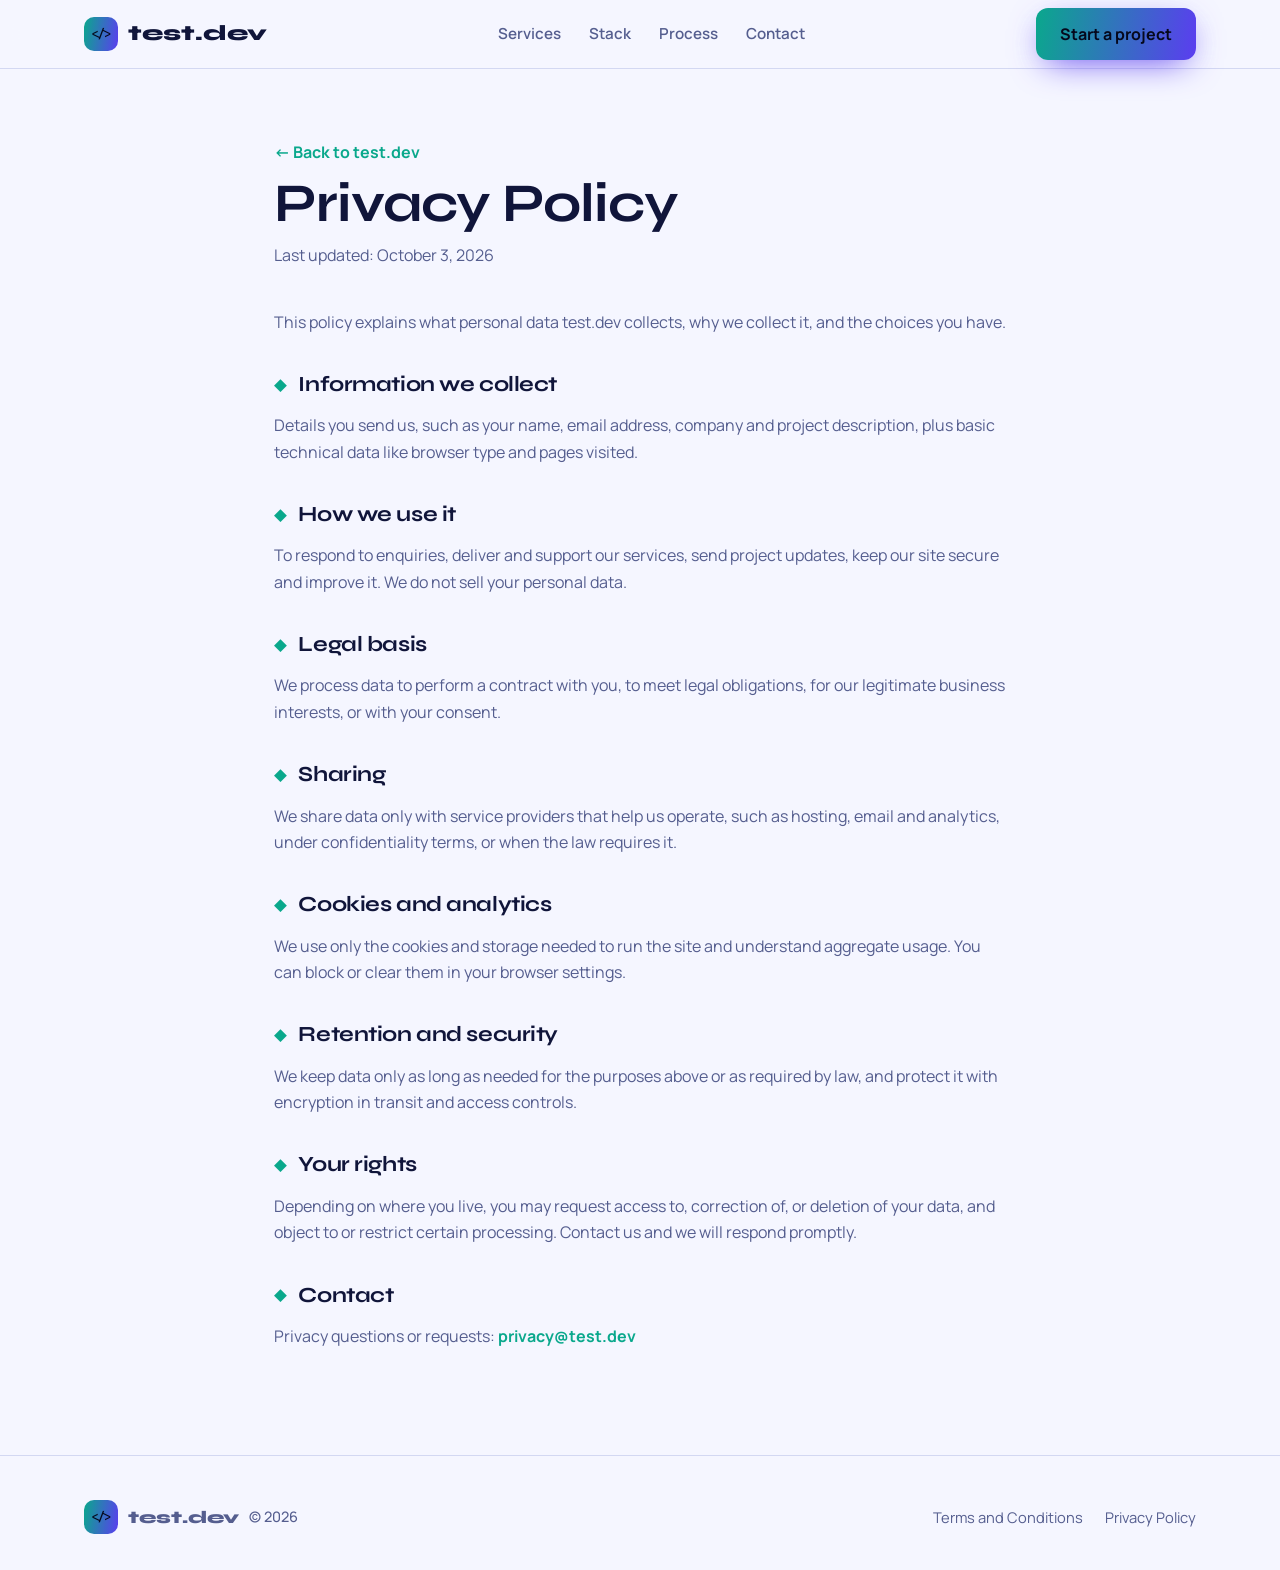
<file: privacy_policy.html>
<!DOCTYPE html>
<html lang="en">
<head>
 <meta charset="utf-8">
 <meta name="viewport" content="width=device-width, initial-scale=1, viewport-fit=cover">
 <title>Privacy Policy | test.dev</title>
 <link rel="preconnect" href="https://fonts.googleapis.com">
 <link rel="preconnect" href="https://fonts.gstatic.com" crossorigin>
 <link href="https://fonts.googleapis.com/css2?family=Syne:wght@600;700;800&family=Manrope:wght@400;500;600;700&family=JetBrains+Mono:wght@400;500&display=swap" rel="stylesheet">
 <link rel="stylesheet" href="assets/css/legal-pages.css">
</head>
<body>
<header><div class="wrap nav">
 <a class="logo" href="index.html"><span class="logo-mark">&lt;/&gt;</span>test.dev</a>
 <nav><ul><li><a href="index.html#services">Services</a></li><li><a href="index.html#stack">Stack</a></li><li><a href="index.html#process">Process</a></li><li><a href="index.html#contact">Contact</a></li></ul></nav>
 <a class="btn pri" href="index.html#contact">Start a project</a>
</div></header>

<main>
 <section class="legal"><div class="wrap">
  <a class="back" href="index.html">&larr; Back to test.dev</a>
  <h1>Privacy Policy</h1><div class="upd">Last updated: October 3, 2026</div>
  <p>This policy explains what personal data test.dev collects, why we collect it, and the choices you have.</p>
  <h2><i aria-hidden="true">&#9670;</i>Information we collect</h2><p>Details you send us, such as your name, email address, company and project description, plus basic technical data like browser type and pages visited.</p>
  <h2><i aria-hidden="true">&#9670;</i>How we use it</h2><p>To respond to enquiries, deliver and support our services, send project updates, keep our site secure and improve it. We do not sell your personal data.</p>
  <h2><i aria-hidden="true">&#9670;</i>Legal basis</h2><p>We process data to perform a contract with you, to meet legal obligations, for our legitimate business interests, or with your consent.</p>
  <h2><i aria-hidden="true">&#9670;</i>Sharing</h2><p>We share data only with service providers that help us operate, such as hosting, email and analytics, under confidentiality terms, or when the law requires it.</p>
  <h2><i aria-hidden="true">&#9670;</i>Cookies and analytics</h2><p>We use only the cookies and storage needed to run the site and understand aggregate usage. You can block or clear them in your browser settings.</p>
  <h2><i aria-hidden="true">&#9670;</i>Retention and security</h2><p>We keep data only as long as needed for the purposes above or as required by law, and protect it with encryption in transit and access controls.</p>
  <h2><i aria-hidden="true">&#9670;</i>Your rights</h2><p>Depending on where you live, you may request access to, correction of, or deletion of your data, and object to or restrict certain processing. Contact us and we will respond promptly.</p>
  <h2><i aria-hidden="true">&#9670;</i>Contact</h2><p>Privacy questions or requests: <a class="back" href="mailto:privacy@test.dev">privacy@test.dev</a></p>
 </div></section>
</main>

<footer><div class="wrap ft">
 <div class="logo footer-logo"><span class="logo-mark">&lt;/&gt;</span>test.dev <span class="copyright">&copy; 2026</span></div>
 <ul><li><a href="terms_condition.html">Terms and Conditions</a></li><li><a href="privacy_policy.html">Privacy Policy</a></li></ul>
</div></footer>
</body>
</html>
</file>
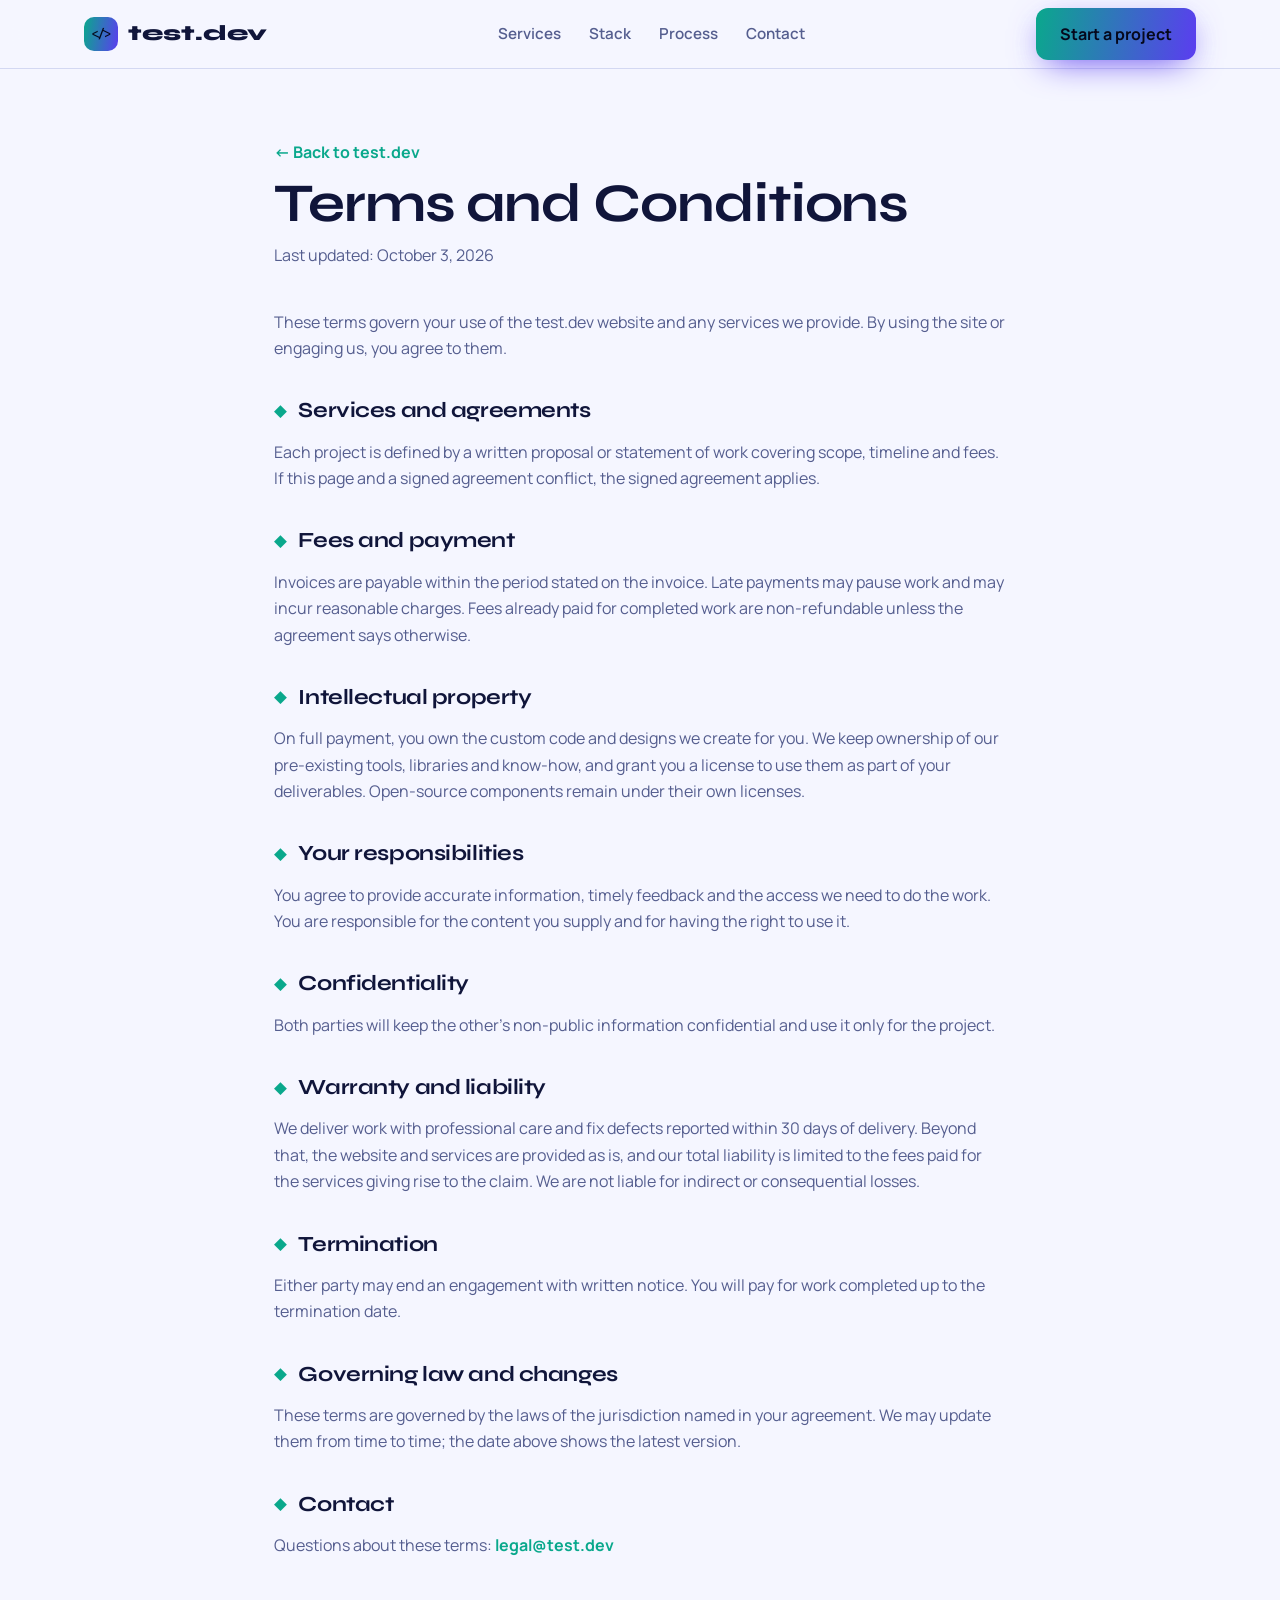
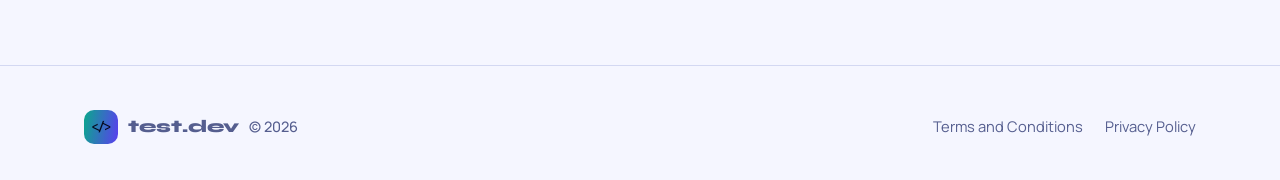
<file: terms_condition.html>
<!DOCTYPE html>
<html lang="en">
<head>
 <meta charset="utf-8">
 <meta name="viewport" content="width=device-width, initial-scale=1, viewport-fit=cover">
 <title>Terms and Conditions | test.dev</title>
 <link rel="preconnect" href="https://fonts.googleapis.com">
 <link rel="preconnect" href="https://fonts.gstatic.com" crossorigin>
 <link href="https://fonts.googleapis.com/css2?family=Syne:wght@600;700;800&family=Manrope:wght@400;500;600;700&family=JetBrains+Mono:wght@400;500&display=swap" rel="stylesheet">
 <link rel="stylesheet" href="assets/css/legal-pages.css">
</head>
<body>
<header><div class="wrap nav">
 <a class="logo" href="index.html"><span class="logo-mark">&lt;/&gt;</span>test.dev</a>
 <nav><ul><li><a href="index.html#services">Services</a></li><li><a href="index.html#stack">Stack</a></li><li><a href="index.html#process">Process</a></li><li><a href="index.html#contact">Contact</a></li></ul></nav>
 <a class="btn pri" href="index.html#contact">Start a project</a>
</div></header>

<main>
 <section class="legal"><div class="wrap">
  <a class="back" href="index.html">&larr; Back to test.dev</a>
  <h1>Terms and Conditions</h1><div class="upd">Last updated: October 3, 2026</div>
  <p>These terms govern your use of the test.dev website and any services we provide. By using the site or engaging us, you agree to them.</p>
  <h2><i aria-hidden="true">&#9670;</i>Services and agreements</h2><p>Each project is defined by a written proposal or statement of work covering scope, timeline and fees. If this page and a signed agreement conflict, the signed agreement applies.</p>
  <h2><i aria-hidden="true">&#9670;</i>Fees and payment</h2><p>Invoices are payable within the period stated on the invoice. Late payments may pause work and may incur reasonable charges. Fees already paid for completed work are non-refundable unless the agreement says otherwise.</p>
  <h2><i aria-hidden="true">&#9670;</i>Intellectual property</h2><p>On full payment, you own the custom code and designs we create for you. We keep ownership of our pre-existing tools, libraries and know-how, and grant you a license to use them as part of your deliverables. Open-source components remain under their own licenses.</p>
  <h2><i aria-hidden="true">&#9670;</i>Your responsibilities</h2><p>You agree to provide accurate information, timely feedback and the access we need to do the work. You are responsible for the content you supply and for having the right to use it.</p>
  <h2><i aria-hidden="true">&#9670;</i>Confidentiality</h2><p>Both parties will keep the other's non-public information confidential and use it only for the project.</p>
  <h2><i aria-hidden="true">&#9670;</i>Warranty and liability</h2><p>We deliver work with professional care and fix defects reported within 30 days of delivery. Beyond that, the website and services are provided as is, and our total liability is limited to the fees paid for the services giving rise to the claim. We are not liable for indirect or consequential losses.</p>
  <h2><i aria-hidden="true">&#9670;</i>Termination</h2><p>Either party may end an engagement with written notice. You will pay for work completed up to the termination date.</p>
  <h2><i aria-hidden="true">&#9670;</i>Governing law and changes</h2><p>These terms are governed by the laws of the jurisdiction named in your agreement. We may update them from time to time; the date above shows the latest version.</p>
  <h2><i aria-hidden="true">&#9670;</i>Contact</h2><p>Questions about these terms: <a class="back" href="mailto:legal@test.dev">legal@test.dev</a></p>
 </div></section>
</main>

<footer><div class="wrap ft">
 <div class="logo footer-logo"><span class="logo-mark">&lt;/&gt;</span>test.dev <span class="copyright">&copy; 2026</span></div>
 <ul><li><a href="terms_condition.html">Terms and Conditions</a></li><li><a href="privacy_policy.html">Privacy Policy</a></li></ul>
</div></footer>
</body>
</html>
</file>
<file: assets/css/legal-pages.css>
:root{--bg:#070b1f;--bg2:#0d1330;--surf:#111937;--line:#222c57;--tx:#eef1ff;--mut:#9aa4cf;--a:#3df5d0;--b:#7b5cff;--grad:linear-gradient(100deg,var(--a),var(--b));--hd:'Syne',system-ui,sans-serif;--bd:'Manrope',system-ui,sans-serif;--mono:'JetBrains Mono',ui-monospace,monospace;box-sizing:border-box;padding-top:env(safe-area-inset-top,0px);padding-bottom:env(safe-area-inset-bottom,0px)}
@media (prefers-color-scheme:light){:root:not([data-theme="dark"]){--bg:#f5f6ff;--bg2:#e9ebfb;--surf:#fff;--line:#d3d8f2;--tx:#10153a;--mut:#555e8f;--a:#0aa88c;--b:#5b3df0}}
html{scroll-behavior:smooth;scroll-padding-top:80px}
*,*::before,*::after{box-sizing:border-box}
body{margin:0;background:var(--bg);color:var(--tx);font-family:var(--bd);line-height:1.65;-webkit-font-smoothing:antialiased}
a{color:inherit;text-decoration:none}
:focus-visible{outline:2px solid var(--a);outline-offset:3px;border-radius:6px}
h1,h2,h3{font-family:var(--hd);line-height:1.08;margin:0;letter-spacing:-.02em}
.wrap{max-width:1160px;margin:0 auto;padding:0 24px}
.grad{background:var(--grad);-webkit-background-clip:text;background-clip:text;color:transparent}
header{position:sticky;top:0;z-index:20;backdrop-filter:blur(14px);background:color-mix(in srgb,var(--bg) 78%,transparent);border-bottom:1px solid var(--line)}
.nav{display:flex;align-items:center;justify-content:space-between;height:68px}
.logo{font-family:var(--hd);font-weight:800;font-size:1.35rem;display:flex;align-items:center;gap:10px}
.logo-mark{width:34px;height:34px;display:grid;place-items:center;border-radius:10px;background:var(--grad);color:#05081c;font-family:var(--mono);font-size:.76rem;font-weight:500}
nav ul{display:flex;gap:28px;list-style:none;margin:0;padding:0;font-weight:600;font-size:.95rem;color:var(--mut)}
nav a:hover,footer a:hover{color:var(--tx)}
.btn{display:inline-flex;align-items:center;gap:10px;padding:13px 24px;border-radius:12px;font-weight:700;font-family:var(--bd);border:1px solid var(--line);background:transparent;color:var(--tx);cursor:pointer;font-size:1rem;transition:transform .2s,box-shadow .2s}
.btn:hover{transform:translateY(-2px)}
.btn.pri{background:var(--grad);color:#05081c;border:0;box-shadow:0 10px 34px -10px var(--b)}
.legal{padding:70px 0 90px}
.legal .wrap{max-width:780px}
.legal h1{font-size:clamp(2.2rem,5vw,3.4rem);margin:10px 0 8px}
.legal .upd{color:var(--mut);margin-bottom:40px}
.legal h2{font-size:1.35rem;margin:38px 0 10px;display:flex;gap:12px;align-items:center}
.legal h2 i{color:var(--a);font-size:1.05rem;font-style:normal}
.legal p,.legal li{color:var(--mut)}
.back{display:inline-flex;gap:8px;align-items:center;color:var(--a);font-weight:700}
footer{border-top:1px solid var(--line);padding:44px 0 36px;color:var(--mut);font-size:.92rem}
.ft{display:flex;justify-content:space-between;gap:24px;flex-wrap:wrap;align-items:center}
.ft ul{display:flex;gap:22px;list-style:none;margin:0;padding:0}
.footer-logo{font-size:1.1rem}
.copyright{font-family:var(--bd);font-weight:500;font-size:.9rem;color:var(--mut)}
@media (max-width:900px){nav ul{display:none}}
@media (max-width:600px){.wrap{padding-inline:20px}.legal{padding:54px 0 70px}.legal h1{font-size:2.35rem}.ft ul{gap:14px;flex-wrap:wrap}.ft{align-items:flex-start}}
@media (prefers-reduced-motion:reduce){*{animation:none!important;transition:none!important}html{scroll-behavior:auto}}
</file>
